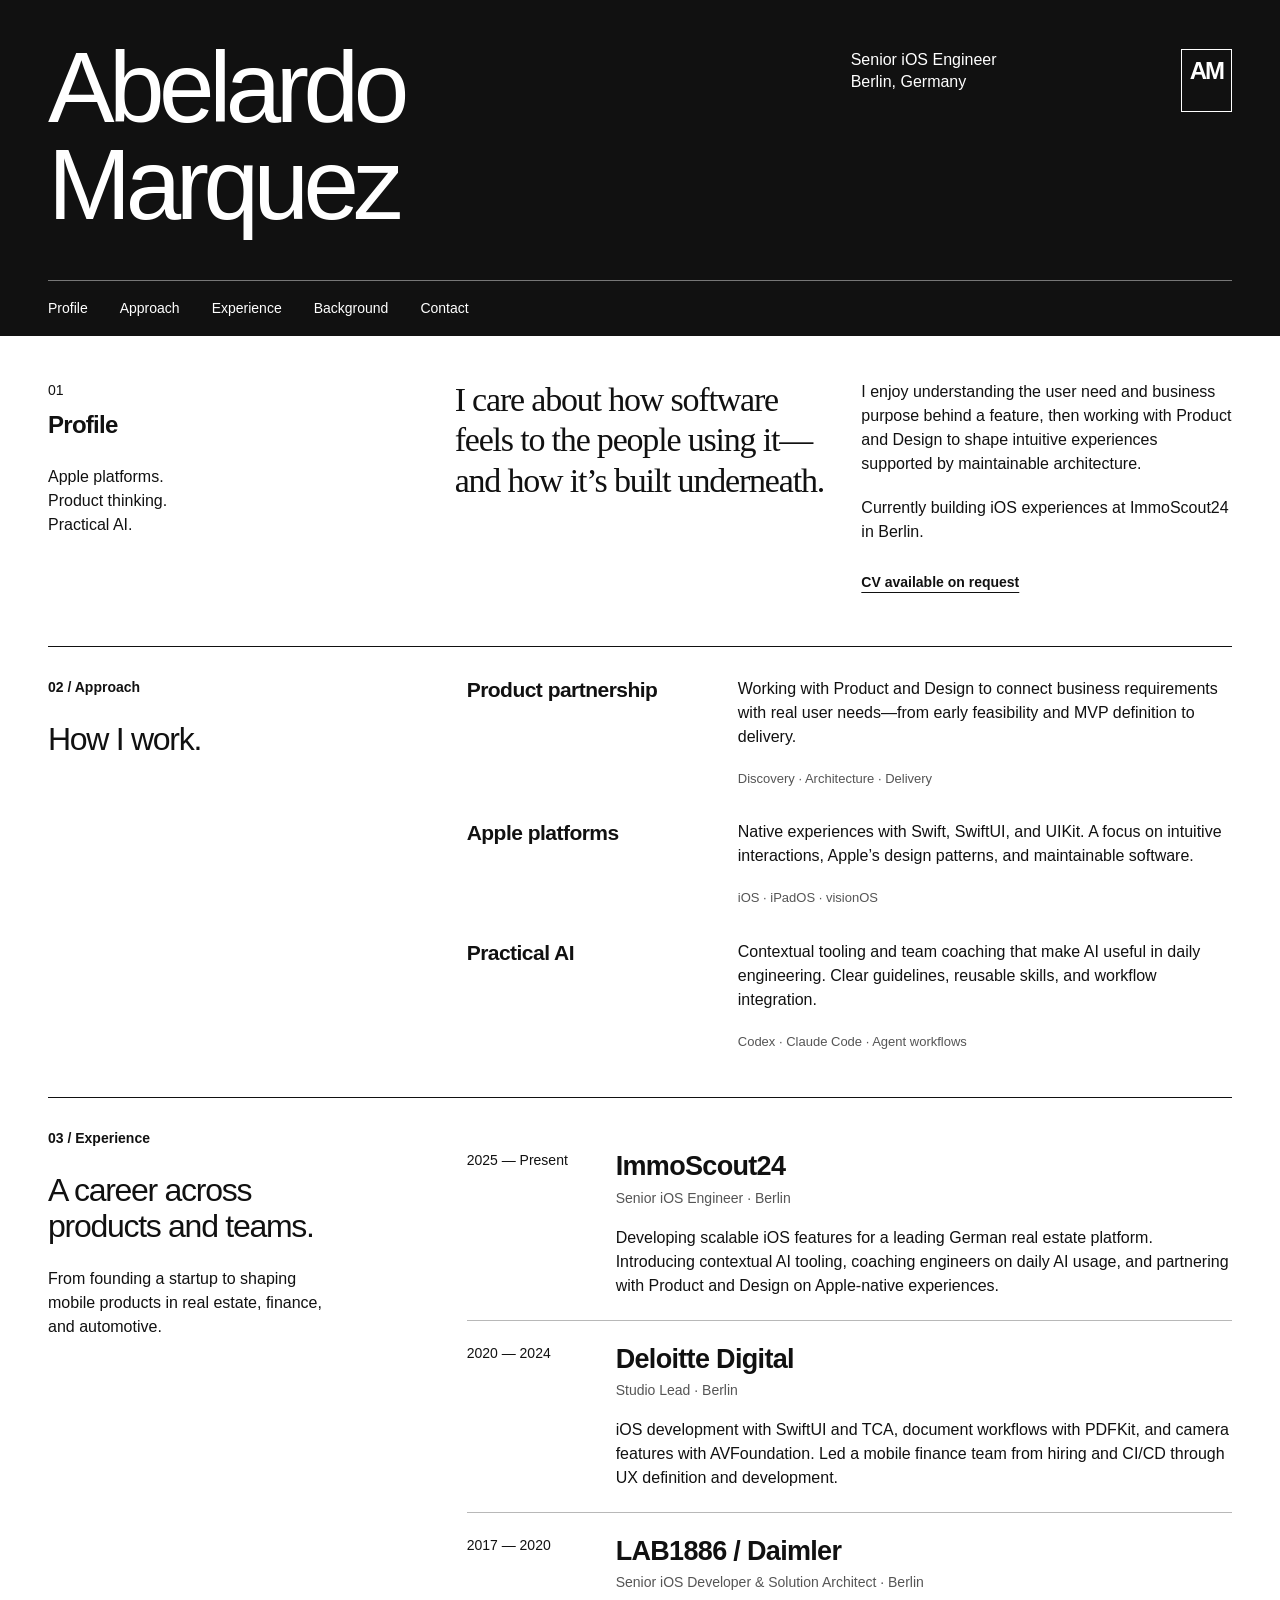
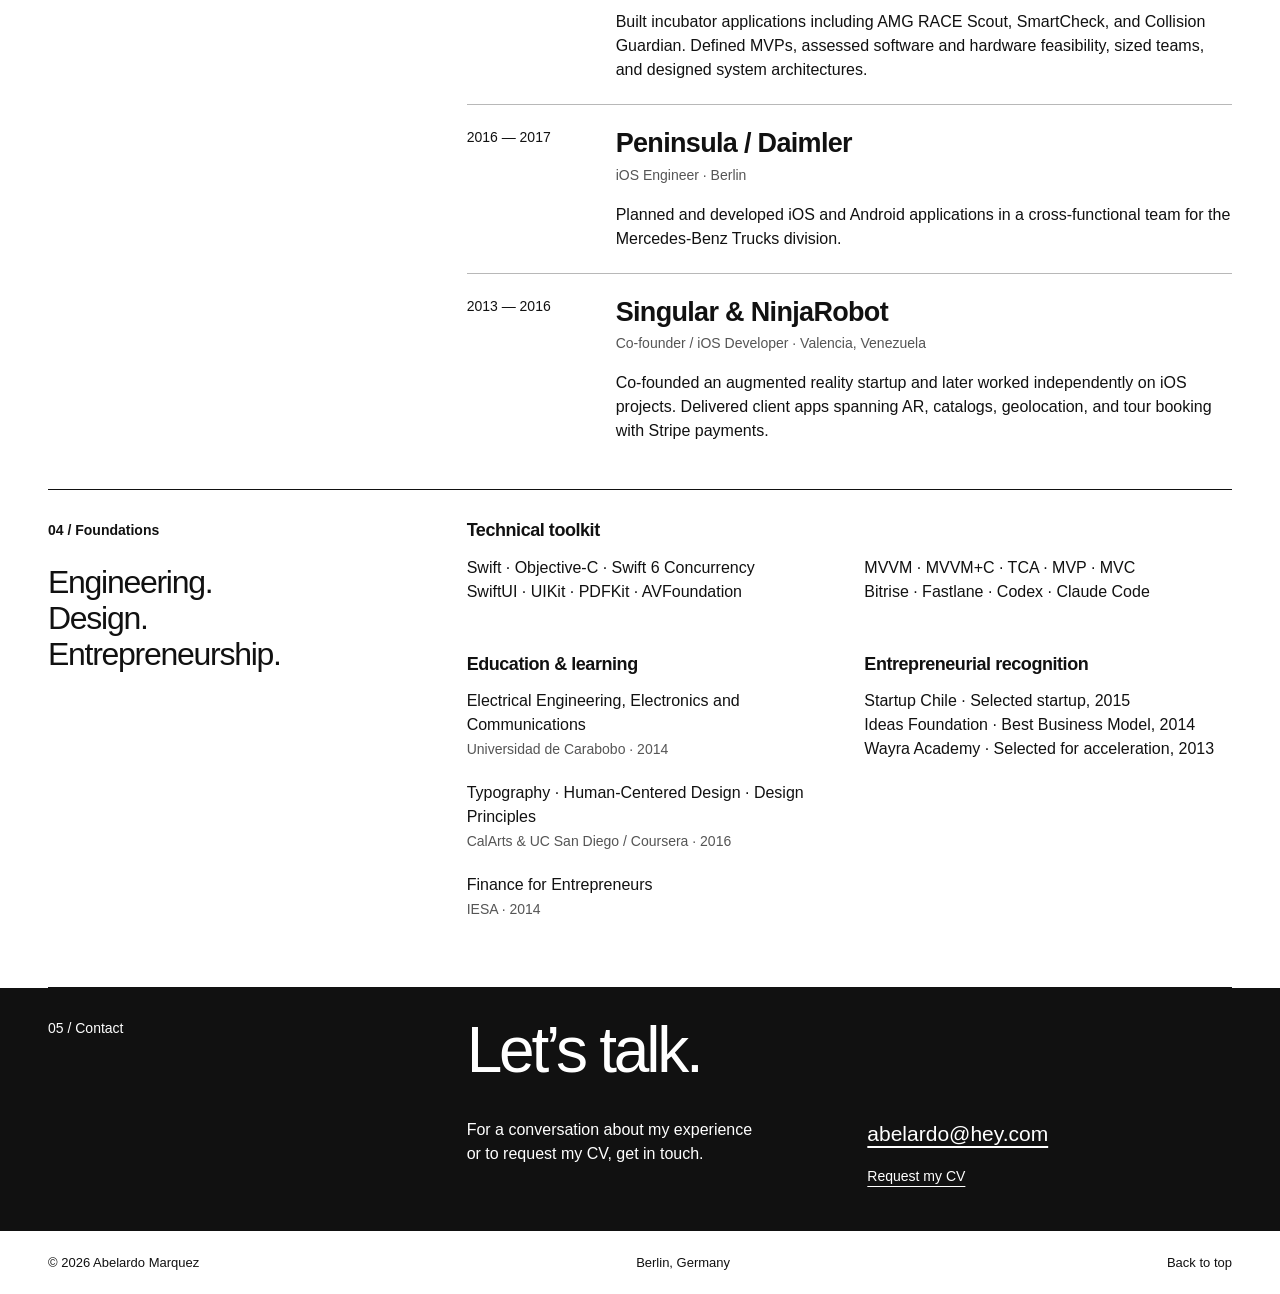
<file: index.html>
<!doctype html>
<html lang="en"><head><meta charset="utf-8"><meta name="viewport" content="width=device-width,initial-scale=1"><meta name="description" content="Abelardo Marquez — Senior iOS Engineer in Berlin. Apple platforms, product-minded engineering, and practical AI workflows."><meta name="theme-color" content="#111111"><title>Abelardo Marquez — Senior iOS Engineer</title><link rel="icon" href="favicon.svg" type="image/svg+xml"><link rel="stylesheet" href="style.css?v=monochrome"><script defer src="https://cloud.umami.is/script.js" data-website-id="3a2195cc-14f5-4159-a268-2680c4eb3172"></script></head>
<body><a class="skip" href="#main">Skip to content</a><div class="page"><header><div class="masthead"><h1>Abelardo<br>Marquez</h1><div class="masthead-info"><p>Senior iOS Engineer<br>Berlin, Germany</p><span class="monogram" aria-hidden="true">AM</span></div></div><nav aria-label="Main navigation"><a href="#profile">Profile</a><a href="#approach">Approach</a><a href="#experience">Experience</a><a href="#background">Background</a><a href="#contact">Contact</a></nav></header>
<main id="main"><section class="hero" id="profile" aria-labelledby="profile-title"><div class="section-index"><span>01</span><h2 id="profile-title">Profile</h2><p>Apple platforms.<br>Product thinking.<br>Practical AI.</p></div><div class="profile-statement"><p>I care about how software feels to the people using it—and how it’s built underneath.</p></div><div class="profile-detail"><p>I enjoy understanding the user need and business purpose behind a feature, then working with Product and Design to shape intuitive experiences supported by maintainable architecture.</p><p>Currently building iOS experiences at ImmoScout24 in Berlin.</p><a href="mailto:abelardo@hey.com?subject=CV%20request">CV available on request</a></div></section>
<section class="section expertise" id="approach"><div class="section-label"><span>02 / Approach</span><h2>How I work.</h2></div><div class="three-col"><article><h3>Product partnership</h3><p>Working with Product and Design to connect business requirements with real user needs—from early feasibility and MVP definition to delivery.</p><p class="meta">Discovery · Architecture · Delivery</p></article><article><h3>Apple platforms</h3><p>Native experiences with Swift, SwiftUI, and UIKit. A focus on intuitive interactions, Apple’s design patterns, and maintainable software.</p><p class="meta">iOS · iPadOS · visionOS</p></article><article><h3>Practical AI</h3><p>Contextual tooling and team coaching that make AI useful in daily engineering. Clear guidelines, reusable skills, and workflow integration.</p><p class="meta">Codex · Claude Code · Agent workflows</p></article></div></section>

<section class="section" id="experience"><div class="section-label"><span>03 / Experience</span><h2>A career across<br> products and teams.</h2><p>From founding a startup to shaping mobile products in real estate, finance, and automotive.</p></div><div class="timeline"><article class="job"><div class="job-date">2025 — Present</div><div><h3>ImmoScout24</h3><p class="role">Senior iOS Engineer · Berlin</p><p>Developing scalable iOS features for a leading German real estate platform. Introducing contextual AI tooling, coaching engineers on daily AI usage, and partnering with Product and Design on Apple-native experiences.</p></div></article><article class="job"><div class="job-date">2020 — 2024</div><div><h3>Deloitte Digital</h3><p class="role">Studio Lead · Berlin</p><p>iOS development with SwiftUI and TCA, document workflows with PDFKit, and camera features with AVFoundation. Led a mobile finance team from hiring and CI/CD through UX definition and development.</p></div></article><article class="job"><div class="job-date">2017 — 2020</div><div><h3>LAB1886 / Daimler</h3><p class="role">Senior iOS Developer &amp; Solution Architect · Berlin</p><p>Built incubator applications including AMG RACE Scout, SmartCheck, and Collision Guardian. Defined MVPs, assessed software and hardware feasibility, sized teams, and designed system architectures.</p></div></article><article class="job"><div class="job-date">2016 — 2017</div><div><h3>Peninsula / Daimler</h3><p class="role">iOS Engineer · Berlin</p><p>Planned and developed iOS and Android applications in a cross-functional team for the Mercedes-Benz Trucks division.</p></div></article><article class="job"><div class="job-date">2013 — 2016</div><div><h3>Singular &amp; NinjaRobot</h3><p class="role">Co-founder / iOS Developer · Valencia, Venezuela</p><p>Co-founded an augmented reality startup and later worked independently on iOS projects. Delivered client apps spanning AR, catalogs, geolocation, and tour booking with Stripe payments.</p></div></article></div></section>
<section class="section background" id="background"><div class="section-label"><span>04 / Foundations</span><h2>Engineering.<br> Design.<br> Entrepreneurship.</h2></div><div class="background-content"><div><h3>Technical toolkit</h3><p>Swift · Objective-C · Swift 6 Concurrency<br>SwiftUI · UIKit · PDFKit · AVFoundation<br>MVVM · MVVM+C · TCA · MVP · MVC<br>Bitrise · Fastlane · Codex · Claude Code</p></div><div><h3>Education &amp; learning</h3><p>Electrical Engineering, Electronics and Communications<br><span class="muted">Universidad de Carabobo · 2014</span></p><p>Typography · Human-Centered Design · Design Principles<br><span class="muted">CalArts &amp; UC San Diego / Coursera · 2016</span></p><p>Finance for Entrepreneurs<br><span class="muted">IESA · 2014</span></p></div><div><h3>Entrepreneurial recognition</h3><p>Startup Chile · Selected startup, 2015<br>Ideas Foundation · Best Business Model, 2014<br>Wayra Academy · Selected for acceleration, 2013</p></div></div></section>
<section class="contact" id="contact"><span class="eyebrow">05 / Contact</span><h2>Let’s talk.</h2><div class="contact-bottom"><p>For a conversation about my experience<br>or to request my CV, get in touch.</p><div><a href="mailto:abelardo@hey.com">abelardo@hey.com</a><a class="request" href="mailto:abelardo@hey.com?subject=CV%20request">Request my CV</a></div></div></section></main><footer><span>© 2026 Abelardo Marquez</span><span>Berlin, Germany</span><a href="#">Back to top</a></footer></div></body></html>
</file>
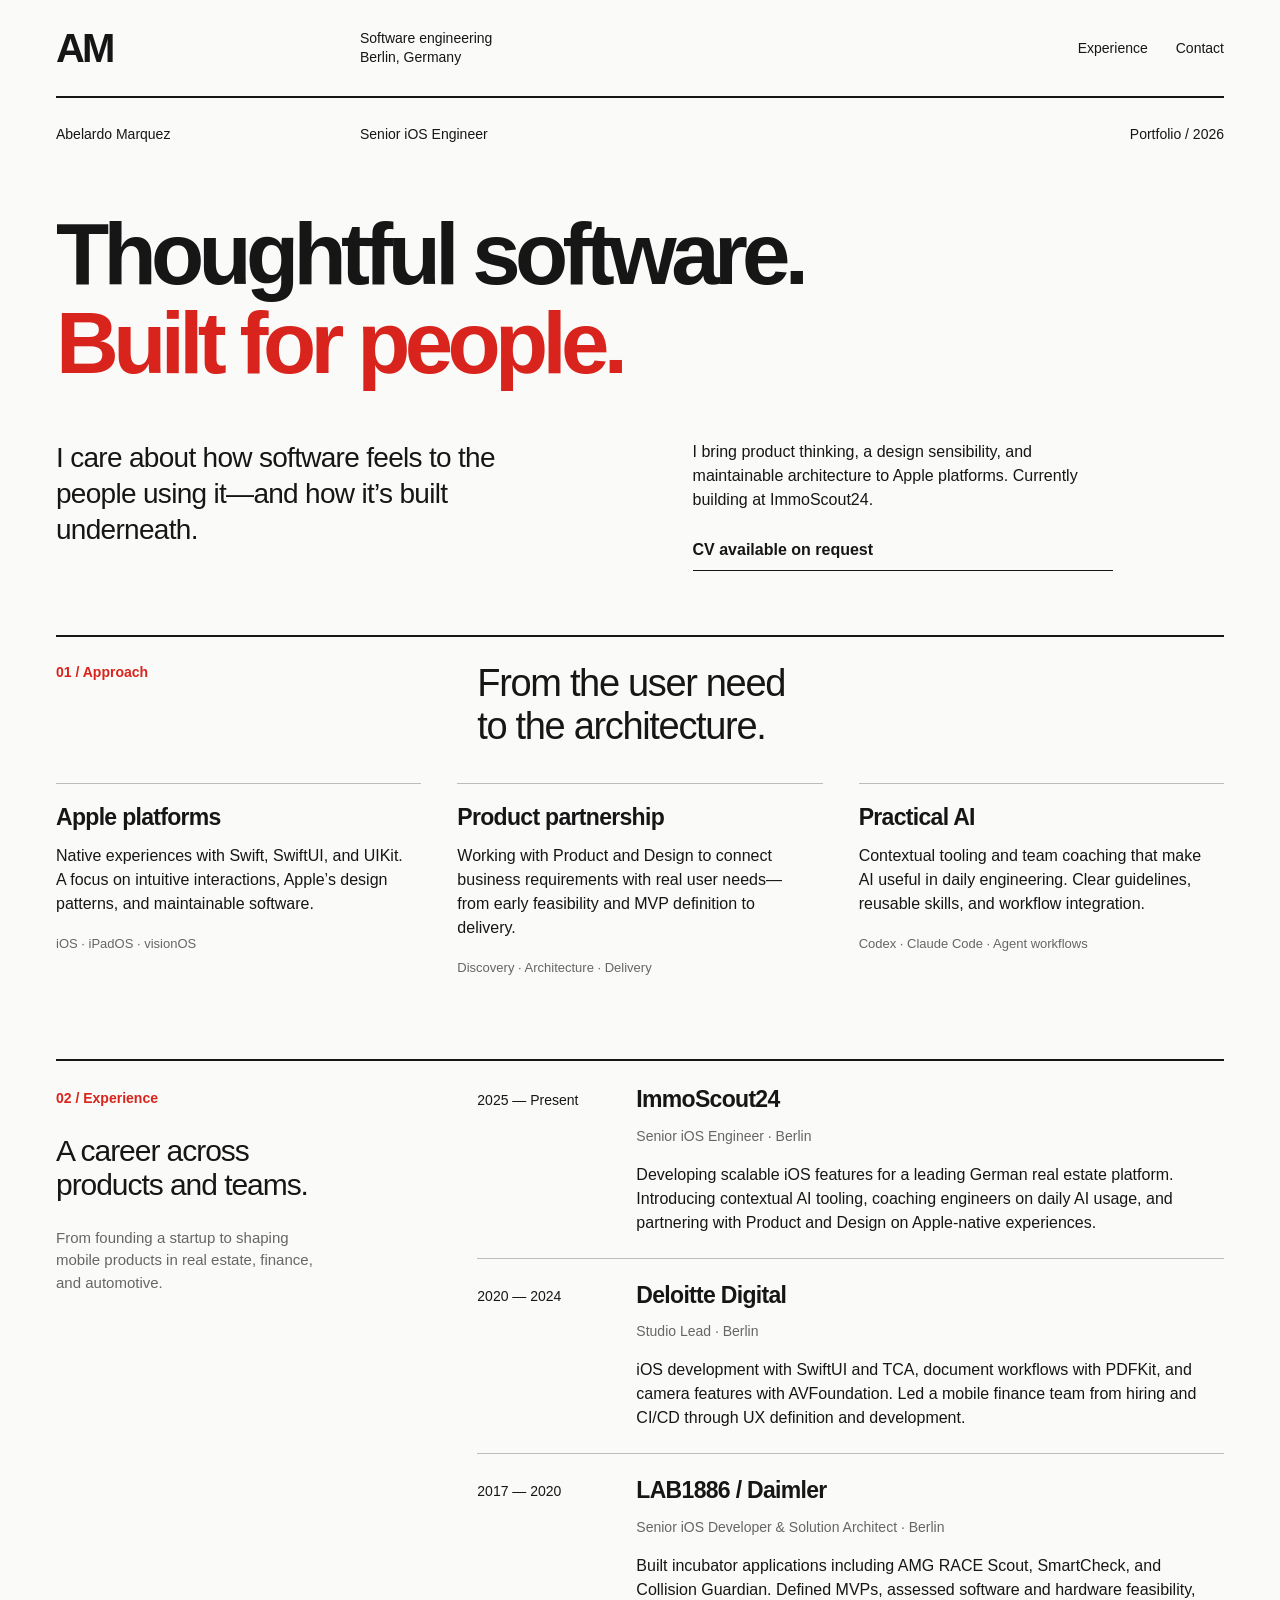
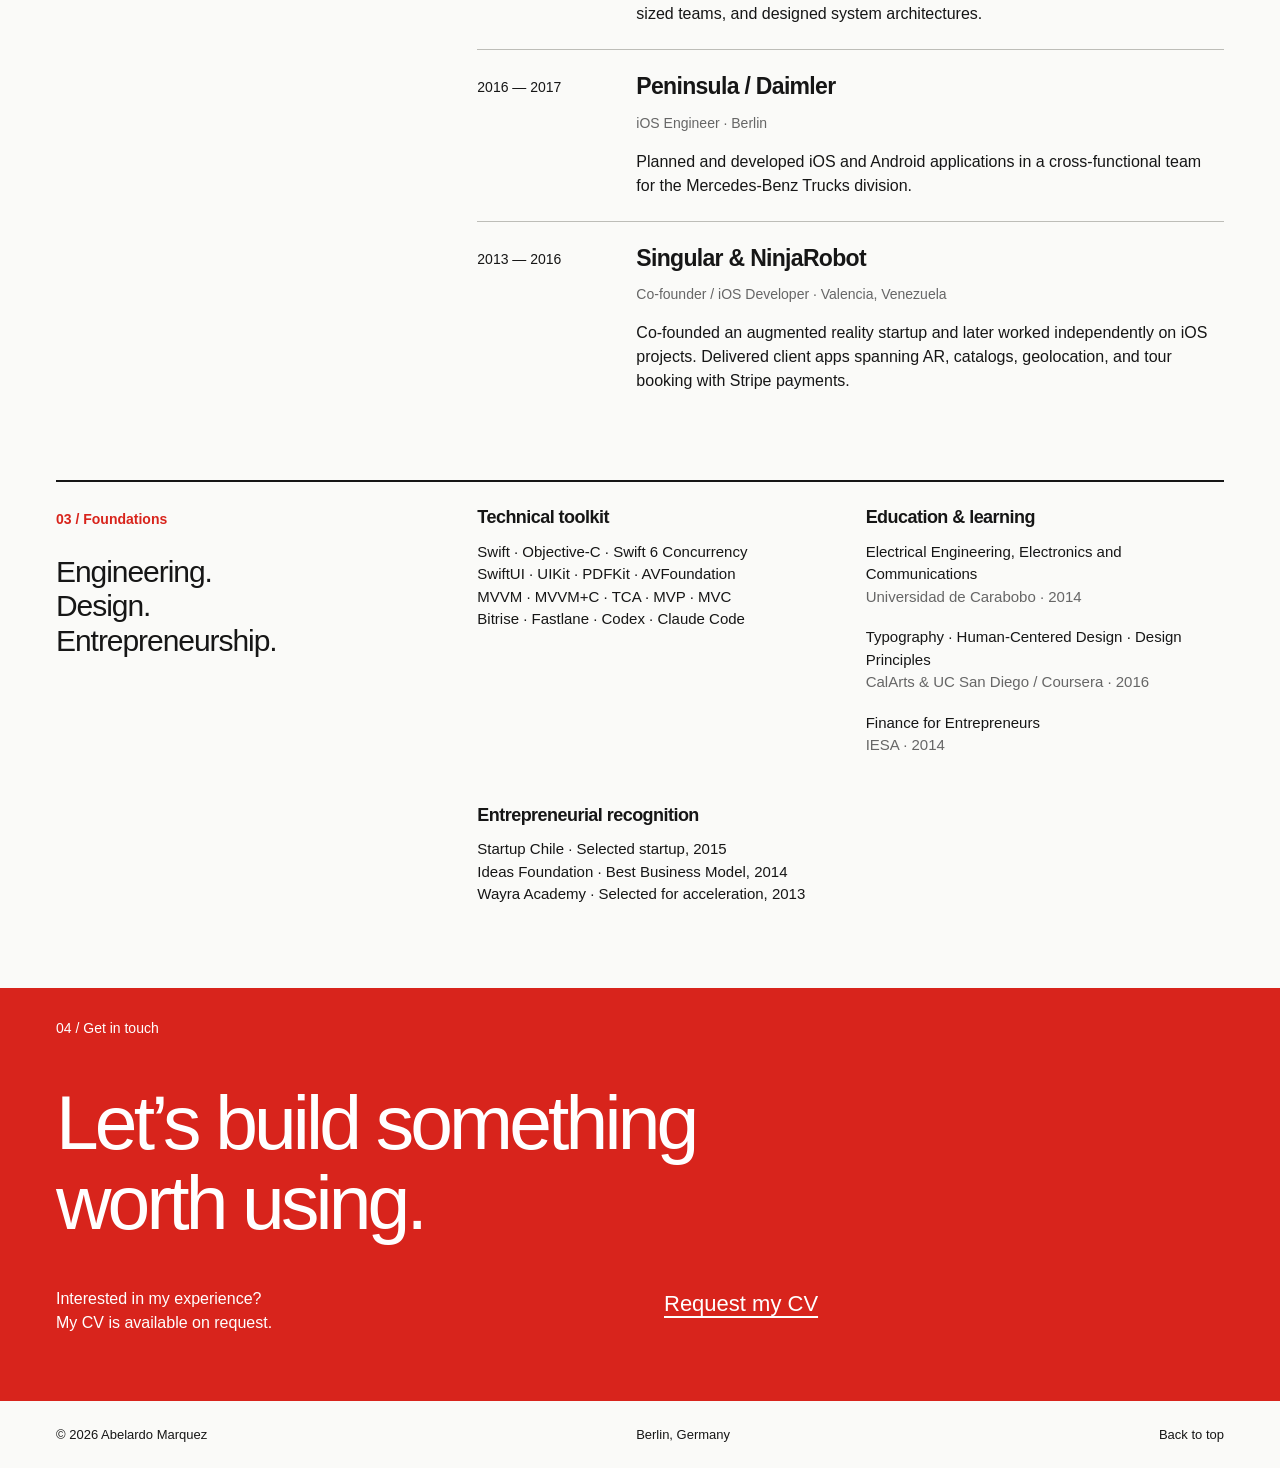
<file: classic/index.html>
<!doctype html>
<html lang="en"><head><meta charset="utf-8"><meta name="viewport" content="width=device-width,initial-scale=1"><meta name="description" content="Abelardo Marquez — Senior iOS Engineer in Berlin. Apple platforms, product-minded engineering, and practical AI workflows."><meta name="theme-color" content="#e32219"><title>Abelardo Marquez — Senior iOS Engineer</title><link rel="icon" href="favicon.svg" type="image/svg+xml"><link rel="stylesheet" href="style.css"><script defer src="https://cloud.umami.is/script.js" data-website-id="3a2195cc-14f5-4159-a268-2680c4eb3172"></script></head>
<body><a class="skip" href="#main">Skip to content</a><div class="page"><header><a class="brand" href="#">AM</a><p>Software engineering<br>Berlin, Germany</p><nav aria-label="Main navigation"><a href="#experience">Experience</a><a href="#contact">Contact</a></nav></header>
<main id="main"><section class="hero" aria-labelledby="name"><div class="eyebrow"><span>Abelardo Marquez</span><span>Senior iOS Engineer</span><span class="edition">Portfolio / 2026</span></div><h1 id="name">Thoughtful software.<br><span>Built for people.</span></h1><div class="hero-bottom"><p class="intro">I care about how software feels to the people using it—and how it’s built underneath.</p><div class="hero-note"><p>I bring product thinking, a design sensibility, and maintainable architecture to Apple platforms. Currently building at ImmoScout24.</p><a class="text-link" href="#contact">CV available on request</a></div></div></section>
<section class="section expertise"><div class="section-label"><span>01 / Approach</span><h2>From the user need<br>to the architecture.</h2></div><div class="three-col"><article><h3>Apple platforms</h3><p>Native experiences with Swift, SwiftUI, and UIKit. A focus on intuitive interactions, Apple’s design patterns, and maintainable software.</p><p class="meta">iOS · iPadOS · visionOS</p></article><article><h3>Product partnership</h3><p>Working with Product and Design to connect business requirements with real user needs—from early feasibility and MVP definition to delivery.</p><p class="meta">Discovery · Architecture · Delivery</p></article><article><h3>Practical AI</h3><p>Contextual tooling and team coaching that make AI useful in daily engineering. Clear guidelines, reusable skills, and workflow integration.</p><p class="meta">Codex · Claude Code · Agent workflows</p></article></div></section>

<section class="section" id="experience"><div class="section-label"><span>02 / Experience</span><h2>A career across<br>products and teams.</h2><p>From founding a startup to shaping mobile products in real estate, finance, and automotive.</p></div><div class="timeline"><article class="job"><div class="job-date">2025 — Present</div><div><h3>ImmoScout24</h3><p class="role">Senior iOS Engineer · Berlin</p><p>Developing scalable iOS features for a leading German real estate platform. Introducing contextual AI tooling, coaching engineers on daily AI usage, and partnering with Product and Design on Apple-native experiences.</p></div></article><article class="job"><div class="job-date">2020 — 2024</div><div><h3>Deloitte Digital</h3><p class="role">Studio Lead · Berlin</p><p>iOS development with SwiftUI and TCA, document workflows with PDFKit, and camera features with AVFoundation. Led a mobile finance team from hiring and CI/CD through UX definition and development.</p></div></article><article class="job"><div class="job-date">2017 — 2020</div><div><h3>LAB1886 / Daimler</h3><p class="role">Senior iOS Developer &amp; Solution Architect · Berlin</p><p>Built incubator applications including AMG RACE Scout, SmartCheck, and Collision Guardian. Defined MVPs, assessed software and hardware feasibility, sized teams, and designed system architectures.</p></div></article><article class="job"><div class="job-date">2016 — 2017</div><div><h3>Peninsula / Daimler</h3><p class="role">iOS Engineer · Berlin</p><p>Planned and developed iOS and Android applications in a cross-functional team for the Mercedes-Benz Trucks division.</p></div></article><article class="job"><div class="job-date">2013 — 2016</div><div><h3>Singular &amp; NinjaRobot</h3><p class="role">Co-founder / iOS Developer · Valencia, Venezuela</p><p>Co-founded an augmented reality startup and later worked independently on iOS projects. Delivered client apps spanning AR, catalogs, geolocation, and tour booking with Stripe payments.</p></div></article></div></section>
<section class="section background"><div class="section-label"><span>03 / Foundations</span><h2>Engineering.<br>Design.<br>Entrepreneurship.</h2></div><div class="background-content"><div><h3>Technical toolkit</h3><p>Swift · Objective-C · Swift 6 Concurrency<br>SwiftUI · UIKit · PDFKit · AVFoundation<br>MVVM · MVVM+C · TCA · MVP · MVC<br>Bitrise · Fastlane · Codex · Claude Code</p></div><div><h3>Education &amp; learning</h3><p>Electrical Engineering, Electronics and Communications<br><span class="muted">Universidad de Carabobo · 2014</span></p><p>Typography · Human-Centered Design · Design Principles<br><span class="muted">CalArts &amp; UC San Diego / Coursera · 2016</span></p><p>Finance for Entrepreneurs<br><span class="muted">IESA · 2014</span></p></div><div><h3>Entrepreneurial recognition</h3><p>Startup Chile · Selected startup, 2015<br>Ideas Foundation · Best Business Model, 2014<br>Wayra Academy · Selected for acceleration, 2013</p></div></div></section>
<section class="contact" id="contact"><span class="eyebrow">04 / Get in touch</span><h2>Let’s build something<br>worth using.</h2><div class="contact-bottom"><p>Interested in my experience?<br>My CV is available on request.</p><div><a href="mailto:abelardo@hey.com?subject=CV%20request">Request my CV</a></div></div></section></main><footer><span>© 2026 Abelardo Marquez</span><span>Berlin, Germany</span><a href="#">Back to top</a></footer></div></body></html>
</file>
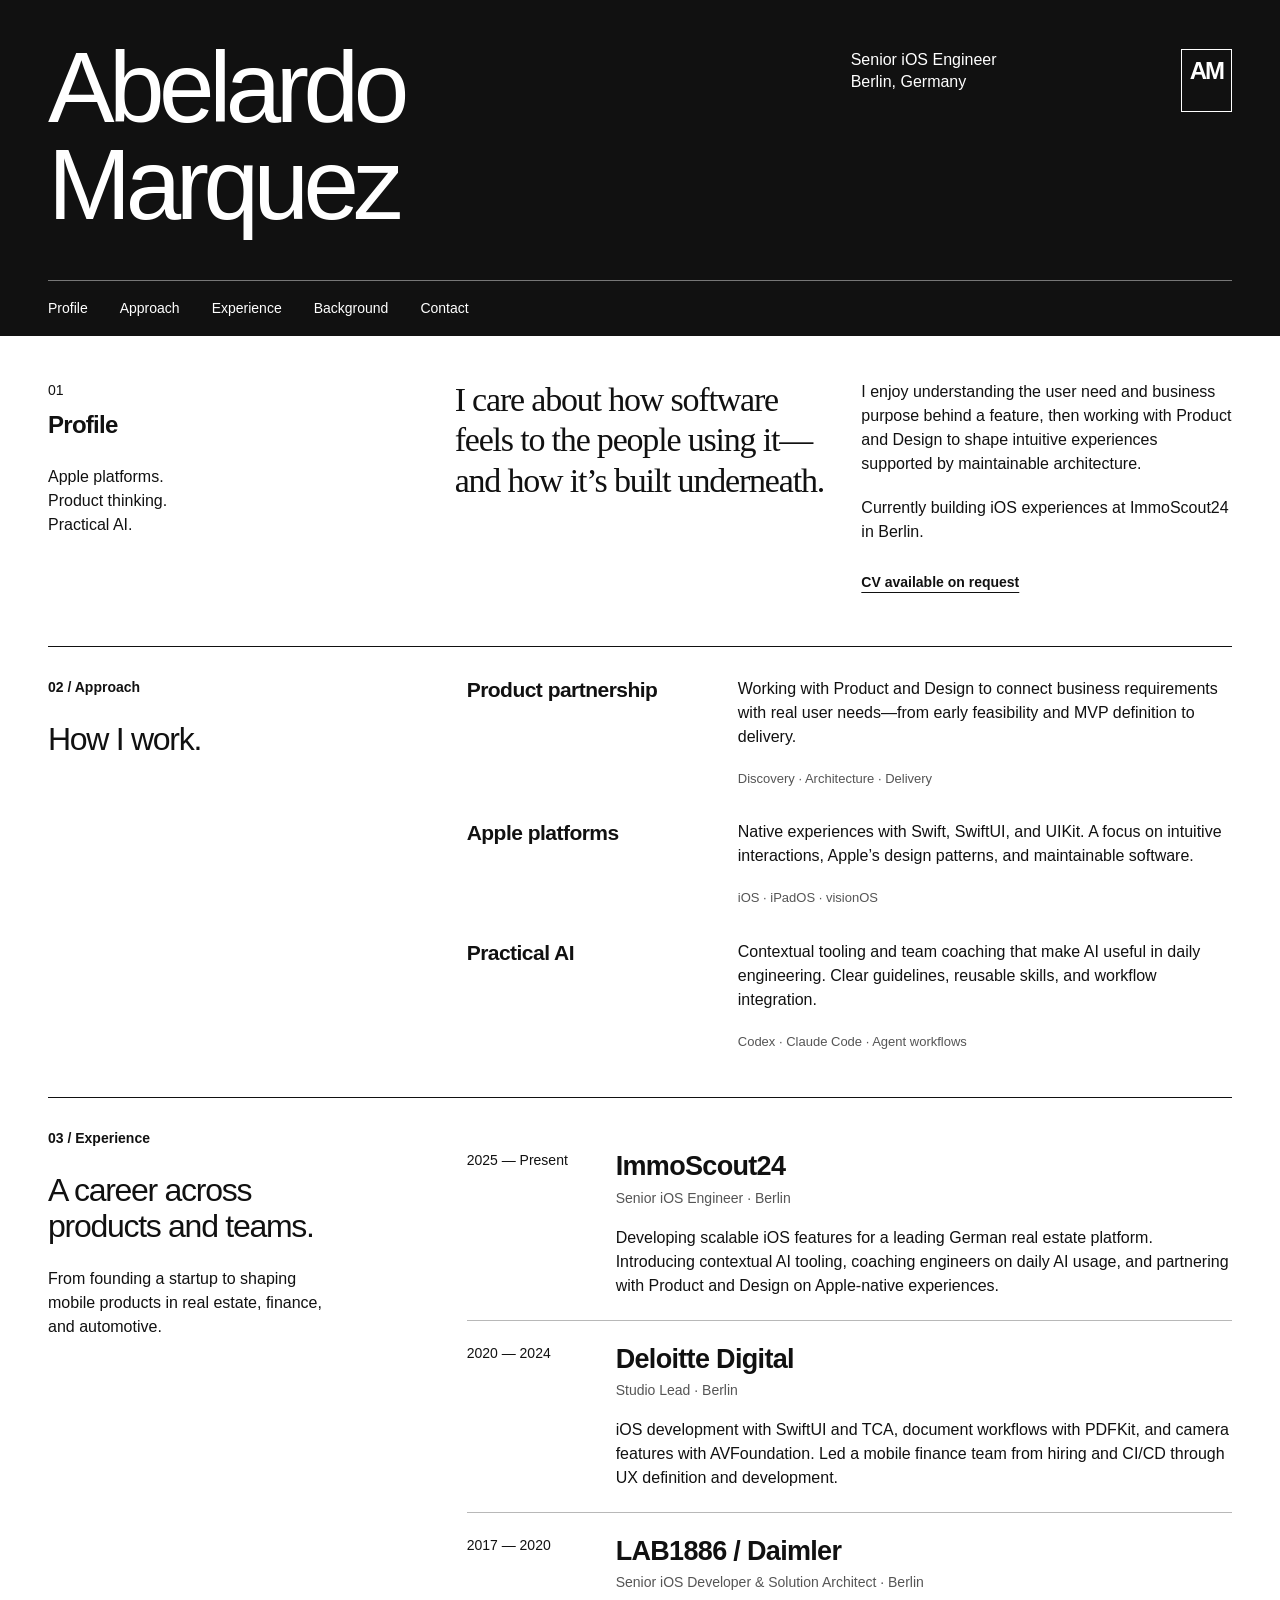
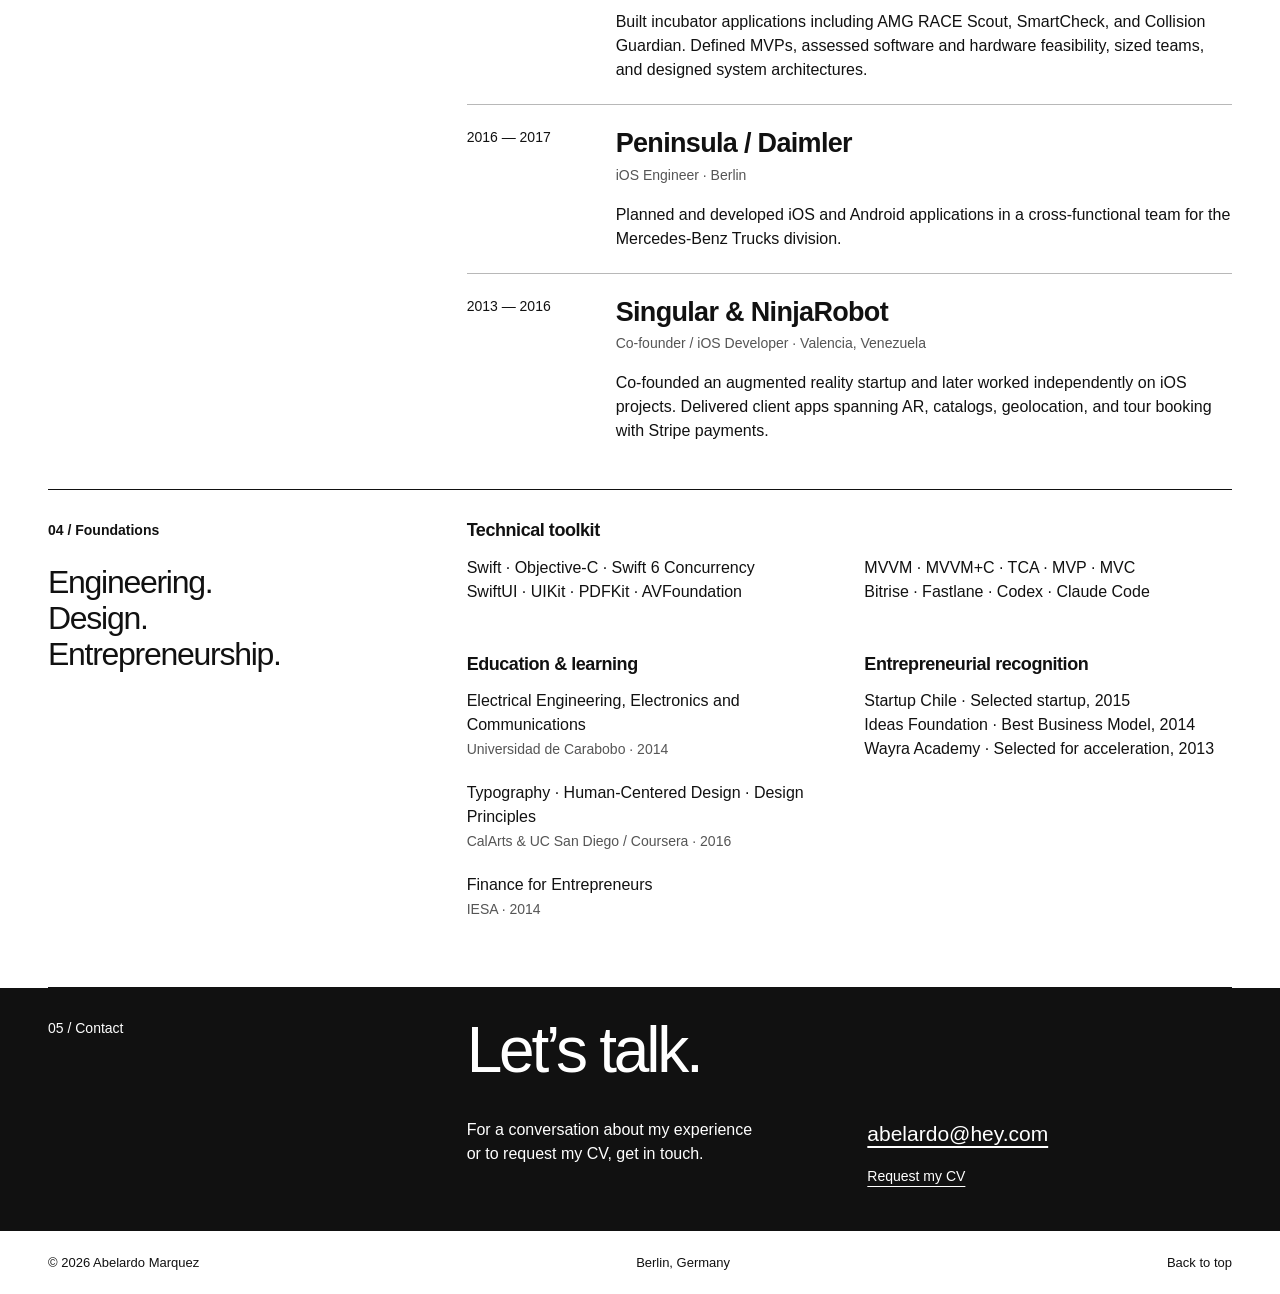
<file: unigrid/index.html>
<!doctype html>
<html lang="en"><head><meta charset="utf-8"><meta name="viewport" content="width=device-width,initial-scale=1"><meta name="description" content="Abelardo Marquez — Senior iOS Engineer in Berlin. Apple platforms, product-minded engineering, and practical AI workflows."><meta name="theme-color" content="#111111"><title>Abelardo Marquez — Unigrid edition</title><link rel="icon" href="favicon.svg" type="image/svg+xml"><link rel="stylesheet" href="style.css?v=monochrome"><script defer src="https://cloud.umami.is/script.js" data-website-id="3a2195cc-14f5-4159-a268-2680c4eb3172"></script></head>
<body><a class="skip" href="#main">Skip to content</a><div class="page"><header><div class="masthead"><h1>Abelardo<br>Marquez</h1><div class="masthead-info"><p>Senior iOS Engineer<br>Berlin, Germany</p><span class="monogram" aria-hidden="true">AM</span></div></div><nav aria-label="Main navigation"><a href="#profile">Profile</a><a href="#approach">Approach</a><a href="#experience">Experience</a><a href="#background">Background</a><a href="#contact">Contact</a></nav></header>
<main id="main"><section class="hero" id="profile" aria-labelledby="profile-title"><div class="section-index"><span>01</span><h2 id="profile-title">Profile</h2><p>Apple platforms.<br>Product thinking.<br>Practical AI.</p></div><div class="profile-statement"><p>I care about how software feels to the people using it—and how it’s built underneath.</p></div><div class="profile-detail"><p>I enjoy understanding the user need and business purpose behind a feature, then working with Product and Design to shape intuitive experiences supported by maintainable architecture.</p><p>Currently building iOS experiences at ImmoScout24 in Berlin.</p><a href="mailto:abelardo@hey.com?subject=CV%20request">CV available on request</a></div></section>
<section class="section expertise" id="approach"><div class="section-label"><span>02 / Approach</span><h2>How I work.</h2></div><div class="three-col"><article><h3>Product partnership</h3><p>Working with Product and Design to connect business requirements with real user needs—from early feasibility and MVP definition to delivery.</p><p class="meta">Discovery · Architecture · Delivery</p></article><article><h3>Apple platforms</h3><p>Native experiences with Swift, SwiftUI, and UIKit. A focus on intuitive interactions, Apple’s design patterns, and maintainable software.</p><p class="meta">iOS · iPadOS · visionOS</p></article><article><h3>Practical AI</h3><p>Contextual tooling and team coaching that make AI useful in daily engineering. Clear guidelines, reusable skills, and workflow integration.</p><p class="meta">Codex · Claude Code · Agent workflows</p></article></div></section>

<section class="section" id="experience"><div class="section-label"><span>03 / Experience</span><h2>A career across<br> products and teams.</h2><p>From founding a startup to shaping mobile products in real estate, finance, and automotive.</p></div><div class="timeline"><article class="job"><div class="job-date">2025 — Present</div><div><h3>ImmoScout24</h3><p class="role">Senior iOS Engineer · Berlin</p><p>Developing scalable iOS features for a leading German real estate platform. Introducing contextual AI tooling, coaching engineers on daily AI usage, and partnering with Product and Design on Apple-native experiences.</p></div></article><article class="job"><div class="job-date">2020 — 2024</div><div><h3>Deloitte Digital</h3><p class="role">Studio Lead · Berlin</p><p>iOS development with SwiftUI and TCA, document workflows with PDFKit, and camera features with AVFoundation. Led a mobile finance team from hiring and CI/CD through UX definition and development.</p></div></article><article class="job"><div class="job-date">2017 — 2020</div><div><h3>LAB1886 / Daimler</h3><p class="role">Senior iOS Developer &amp; Solution Architect · Berlin</p><p>Built incubator applications including AMG RACE Scout, SmartCheck, and Collision Guardian. Defined MVPs, assessed software and hardware feasibility, sized teams, and designed system architectures.</p></div></article><article class="job"><div class="job-date">2016 — 2017</div><div><h3>Peninsula / Daimler</h3><p class="role">iOS Engineer · Berlin</p><p>Planned and developed iOS and Android applications in a cross-functional team for the Mercedes-Benz Trucks division.</p></div></article><article class="job"><div class="job-date">2013 — 2016</div><div><h3>Singular &amp; NinjaRobot</h3><p class="role">Co-founder / iOS Developer · Valencia, Venezuela</p><p>Co-founded an augmented reality startup and later worked independently on iOS projects. Delivered client apps spanning AR, catalogs, geolocation, and tour booking with Stripe payments.</p></div></article></div></section>
<section class="section background" id="background"><div class="section-label"><span>04 / Foundations</span><h2>Engineering.<br> Design.<br> Entrepreneurship.</h2></div><div class="background-content"><div><h3>Technical toolkit</h3><p>Swift · Objective-C · Swift 6 Concurrency<br>SwiftUI · UIKit · PDFKit · AVFoundation<br>MVVM · MVVM+C · TCA · MVP · MVC<br>Bitrise · Fastlane · Codex · Claude Code</p></div><div><h3>Education &amp; learning</h3><p>Electrical Engineering, Electronics and Communications<br><span class="muted">Universidad de Carabobo · 2014</span></p><p>Typography · Human-Centered Design · Design Principles<br><span class="muted">CalArts &amp; UC San Diego / Coursera · 2016</span></p><p>Finance for Entrepreneurs<br><span class="muted">IESA · 2014</span></p></div><div><h3>Entrepreneurial recognition</h3><p>Startup Chile · Selected startup, 2015<br>Ideas Foundation · Best Business Model, 2014<br>Wayra Academy · Selected for acceleration, 2013</p></div></div></section>
<section class="contact" id="contact"><span class="eyebrow">05 / Contact</span><h2>Let’s talk.</h2><div class="contact-bottom"><p>For a conversation about my experience<br>or to request my CV, get in touch.</p><div><a href="mailto:abelardo@hey.com">abelardo@hey.com</a><a class="request" href="mailto:abelardo@hey.com?subject=CV%20request">Request my CV</a></div></div></section></main><footer><span>© 2026 Abelardo Marquez</span><span>Berlin, Germany</span><a href="#">Back to top</a></footer></div></body></html>
</file>
<file: style.css>
:root{color-scheme:light;--ink:#111;--muted:#555;--line:#b8b8b8}*{box-sizing:border-box}html{scroll-behavior:smooth;scroll-padding-top:24px}body{margin:0;background:#fff;color:var(--ink);font-family:Helvetica Neue,Helvetica,Arial,sans-serif;font-size:16px;line-height:1.5}a{color:inherit;text-underline-offset:5px}a:hover{text-decoration-thickness:2px}a:focus-visible{outline:2px solid;outline-offset:5px}::selection{background:#111;color:#fff}.page{max-width:1440px;margin:auto;padding:0 48px}.skip{position:absolute;left:20px;top:-100px;background:#fff;padding:12px;z-index:2}.skip:focus{top:12px}header{background:#111;color:#fff;margin:0 -48px;padding:40px 48px 0}.masthead{display:grid;grid-template-columns:2fr 1fr;gap:40px;align-items:start}h1{font-size:clamp(64px,7.8vw,112px);font-weight:500;letter-spacing:-.055em;line-height:.97;margin:0 0 46px}.masthead-info{display:flex;justify-content:space-between;gap:24px;padding-top:9px}.masthead-info p{font-size:16px;line-height:1.35}.monogram{border:1px solid white;padding:9px 8px;font-size:24px;line-height:1;letter-spacing:-2px;font-weight:600}nav{display:flex;gap:32px;border-top:1px solid #777;padding:17px 0;font-size:14px}nav a{text-decoration:none}nav a:hover{text-decoration:underline}h2,h3,p{margin-top:0}.hero{display:grid;grid-template-columns:1fr 1fr 1fr;gap:36px;padding:44px 0 52px;border-bottom:1px solid #111}.section-index{font-size:14px}.section-index>span{display:block;margin-bottom:10px}.section-index h2{font-size:24px;line-height:1.2;font-weight:600;letter-spacing:-.03em;margin-bottom:26px}.section-index p{font-size:16px}.profile-statement p{font-family:Georgia,Times New Roman,serif;font-size:34px;line-height:1.2;letter-spacing:-.035em;margin-bottom:0}.profile-detail p{margin-bottom:20px}.profile-detail a{display:inline-block;font-size:14px;font-weight:600;margin-top:8px}.section{padding:30px 0 46px;border-bottom:1px solid #111;display:grid;grid-template-columns:1fr 2fr;gap:36px;scroll-margin-top:20px}.section-label>span{font-size:14px;font-weight:600;display:block;margin-bottom:24px}.section-label h2{font-size:32px;line-height:1.12;font-weight:500;letter-spacing:-.04em;margin-bottom:22px}.section-label>p{font-size:16px;max-width:290px}.expertise .section-label{display:block}.expertise .section-label h2{margin-bottom:22px}.three-col{display:grid;grid-template-columns:1fr;gap:32px}.three-col article{display:grid;grid-template-columns:1fr 2fr;gap:0 24px}.three-col article h3{grid-column:1;grid-row:1/3}.three-col article p{grid-column:2}h3{font-size:21px;line-height:1.2;font-weight:600;letter-spacing:-.025em;margin-bottom:14px}p{margin-bottom:20px}.meta{font-size:13px;color:var(--muted)}.three-col .meta{margin-bottom:0}.timeline{border-top:0}.job{padding:22px 0;border-bottom:1px solid var(--line);display:grid;grid-template-columns:125px 1fr;gap:24px}.job:last-child{border-bottom:0;padding-bottom:0}.job-date{font-size:14px}.job h3{font-size:27px;margin-bottom:5px}.role{font-size:14px;margin-bottom:17px;color:var(--muted)}.job p:last-child{margin-bottom:0}.background-content{display:grid;grid-template-columns:1fr 1fr;gap:30px}.background-content>div{padding-top:0}.background-content>div:first-child{grid-column:1/-1}.background-content>div:first-child p{columns:2;column-gap:30px}.background-content h3{font-size:18px}.muted{color:var(--muted);font-size:14px}.contact{margin:0 -48px;background:#111;color:#fff;padding:30px 48px 44px;display:grid;grid-template-columns:1fr 2fr;gap:24px 36px}.contact .eyebrow{font-size:14px;grid-column:1}.contact h2{font-size:64px;font-weight:500;letter-spacing:-.05em;line-height:1;margin:0;grid-column:2}.contact-bottom{grid-column:2;display:grid;grid-template-columns:1fr 1fr;gap:36px;margin-top:12px}.contact-bottom p{font-size:16px;margin:0}.contact-bottom>div{display:flex;flex-direction:column;gap:16px;align-items:flex-start}.contact a{font-size:21px}.contact .request{font-size:14px}footer{display:flex;justify-content:space-between;padding:22px 0;font-size:13px}footer a{text-decoration:none}@media(max-width:900px){.page{padding:0 28px}header{margin:0 -28px;padding:32px 28px 0}.masthead{grid-template-columns:2fr 1fr;gap:24px}.masthead-info{flex-direction:column;align-items:flex-start}.monogram{display:none}.hero{grid-template-columns:1fr 1fr;gap:24px}.section-index{grid-column:1/-1;display:flex;align-items:baseline;gap:20px}.section-index p{display:none}.section-index h2{margin-bottom:0}.section{grid-template-columns:1fr 2fr;gap:24px}.three-col{gap:24px}.contact{margin:0 -28px;padding:28px}.contact-bottom{grid-template-columns:1fr;gap:20px}.background-content{grid-template-columns:1fr}.background-content>div:first-child p{columns:auto}}@media(max-width:600px){.page{padding:0 20px}header{margin:0 -20px;padding:26px 20px 0}.masthead{grid-template-columns:1fr;gap:0}h1{font-size:70px;margin-bottom:24px}.masthead-info{padding:0;margin-bottom:22px}.masthead-info p{margin:0;font-size:14px}nav{gap:0;justify-content:space-between;font-size:13px;flex-wrap:wrap;row-gap:12px}.hero{grid-template-columns:1fr;padding:28px 0 36px}.profile-statement p{font-size:33px;max-width:420px}.section{grid-template-columns:1fr;padding:26px 0 36px;gap:16px}.section-label>span{margin-bottom:18px}.section-label h2{font-size:28px}.section-label h2 br{display:none}.section-label>p{max-width:none}.expertise .section-label{display:block}.expertise .section-label h2{margin-bottom:26px}.three-col{grid-template-columns:1fr;gap:30px}.three-col article{display:block}.job{grid-template-columns:1fr;gap:8px}.job-date{font-size:13px}.job h3{font-size:25px}.background-content{gap:24px}.contact{margin:0 -20px;padding:26px 20px 36px;grid-template-columns:1fr;gap:25px}.contact h2,.contact-bottom{grid-column:1}.contact h2{font-size:56px}.contact-bottom{margin-top:0}footer{flex-wrap:wrap;gap:12px}footer span:nth-child(2){display:none}}@media(prefers-reduced-motion:reduce){html{scroll-behavior:auto}}@media print{header,.contact{print-color-adjust:exact;-webkit-print-color-adjust:exact}nav{display:none}.page{padding:0}.hero{padding-top:24px}.section{break-inside:avoid}.contact{margin:0}}
</file>
<file: classic/style.css>
:root{color-scheme:light;--red:#d8241c;--ink:#161616;--paper:#fafaf8;--muted:#666;--line:#bdbdb8}*{box-sizing:border-box}html{scroll-behavior:smooth;scroll-padding-top:24px}body{margin:0;background:var(--paper);color:var(--ink);font-family:Helvetica Neue,Helvetica,Arial,sans-serif;font-size:16px;line-height:1.5}a{color:inherit;text-underline-offset:5px}a:focus-visible{outline:3px solid var(--red);outline-offset:5px}::selection{background:var(--red);color:#fff}.page{max-width:1440px;margin:auto;padding:0 56px}.skip{position:absolute;top:-100px;left:20px;background:white;padding:12px;z-index:5}.skip:focus{top:10px}header{display:grid;grid-template-columns:1fr 1fr 2fr;gap:24px;align-items:center;padding:28px 0;border-bottom:2px solid var(--ink)}.brand{font-size:40px;font-weight:800;letter-spacing:-3px;text-decoration:none;line-height:1}.brand span{font-size:14px;vertical-align:top;letter-spacing:0;margin-left:5px}header p{font-size:14px;line-height:1.35;margin:0}nav{display:flex;justify-content:flex-end;gap:28px;font-size:14px}nav a{text-decoration:none}nav a:hover,.text-link:hover{color:var(--red)}.hero{padding:26px 0 64px}.eyebrow{display:flex;gap:24px;font-size:14px;font-weight:500}.hero .eyebrow{display:grid;grid-template-columns:1fr 1fr 2fr}.edition{text-align:right}h1{font-size:clamp(52px,6.8vw,100px);letter-spacing:-.065em;line-height:1.02;font-weight:600;margin:65px 0 52px}h1 span{color:var(--red)}.hero-bottom{display:grid;grid-template-columns:1fr 1fr;gap:9%}.intro{font-size:28px;line-height:1.3;letter-spacing:-.025em;max-width:520px;margin:0}.hero-note{max-width:420px}.hero-note p{margin:0 0 26px}.text-link{display:flex;justify-content:space-between;padding-bottom:8px;border-bottom:1px solid;text-decoration:none;font-weight:600}.text-link span{font-size:13px;font-weight:400}.section{border-top:2px solid var(--ink);padding:25px 0 64px;display:grid;grid-template-columns:1fr 2fr;gap:48px;scroll-margin-top:22px}.section-label>span{font-size:14px;color:var(--red);font-weight:600}.section-label h2{font-size:30px;line-height:1.14;letter-spacing:-.035em;font-weight:500;margin:24px 0}.section-label p{max-width:270px;color:var(--muted);font-size:15px}h3{font-size:23px;line-height:1.2;letter-spacing:-.03em;font-weight:600;margin:0 0 12px}p{margin:0 0 18px}.expertise{display:block}.expertise .section-label{display:grid;grid-template-columns:1fr 2fr;gap:48px}.expertise .section-label h2{margin:0 0 35px;font-size:38px}.three-col{display:grid;grid-template-columns:repeat(3,1fr);gap:36px}.three-col article{border-top:1px solid var(--line);padding-top:20px}.three-col p{max-width:350px}.meta{font-size:13px;color:var(--muted)}.projects{border-top:1px solid var(--line)}.project{display:grid;grid-template-columns:40px 1fr;gap:20px;padding:24px 0;border-bottom:1px solid var(--line);text-decoration:none}.project-no{font-size:14px;color:var(--red)}.project-top{display:flex;align-items:baseline;justify-content:space-between;gap:20px}.project h3{font-size:32px}.tag{font-size:13px;white-space:nowrap}.project p{max-width:540px}.project-link{font-size:14px;text-decoration:underline}.project:hover h3,.project:hover .project-link{color:var(--red)}.project-footer{display:flex;justify-content:space-between;gap:20px}.job{display:grid;grid-template-columns:135px 1fr;gap:24px;padding:23px 0;border-top:1px solid var(--line)}.job:first-child{padding-top:0;border-top:0}.job-date{font-size:14px;padding-top:4px}.role{font-size:14px;color:var(--muted);margin-bottom:16px}.job p:last-child{margin-bottom:0}.background-content{display:grid;grid-template-columns:1fr 1fr;gap:30px}.background-content h3{font-size:18px}.background-content p{font-size:15px}.muted{color:var(--muted)}.contact{background:var(--red);color:white;margin:0 -56px;padding:30px 56px 48px}.contact h2{font-size:clamp(44px,6vw,82px);line-height:1.04;letter-spacing:-.05em;font-weight:500;margin:44px 0}.contact-bottom{display:grid;grid-template-columns:1fr 1fr;gap:48px}.contact-bottom>div{display:flex;flex-direction:column;align-items:flex-start;gap:12px}.contact a{font-size:22px}footer{display:flex;justify-content:space-between;padding:24px 0;font-size:13px}footer a{text-decoration:none}@media(min-width:1500px){.page{max-width:1400px}}@media(max-width:850px){.page{padding:0 28px}header{grid-template-columns:1fr 1fr}header p{display:none}nav{gap:18px}h1{margin:50px 0 36px}.intro{font-size:24px}.section{grid-template-columns:1fr;gap:20px;padding-bottom:44px}.section-label h2 br{display:none}.section-label p{max-width:500px}.expertise .section-label{grid-template-columns:1fr;gap:20px}.three-col{gap:24px}.three-col h3{font-size:20px}.job{grid-template-columns:135px 1fr}.contact{margin:0 -28px;padding:28px}.background-content{gap:24px}}@media(max-width:560px){.page{padding:0 20px}header{padding:22px 0;gap:12px}.brand{font-size:34px}nav{gap:13px;font-size:12px}.hero .eyebrow{grid-template-columns:1fr 1fr;font-size:12px;gap:10px}.edition{display:none}h1{font-size:50px;margin:44px 0 32px}.hero{padding-bottom:42px}.hero-bottom,.three-col,.background-content,.contact-bottom{grid-template-columns:1fr;gap:28px}.intro{font-size:26px}.hero-note{max-width:none}.section-label h2{font-size:28px;margin:16px 0}.expertise .section-label h2{font-size:30px}.three-col p{max-width:none}.project{grid-template-columns:24px 1fr;gap:12px}.project-top{flex-direction:column;gap:0;margin-bottom:15px}.project h3{margin-bottom:6px;font-size:29px}.job{grid-template-columns:1fr;gap:10px}.job-date{color:var(--red)}.contact{margin:0 -20px;padding:24px 20px 36px}.contact h2{font-size:46px}.contact-bottom{gap:10px}.contact a{font-size:20px}footer{flex-wrap:wrap;gap:14px;font-size:12px}footer span:nth-child(2){display:none}}@media(prefers-reduced-motion:reduce){html{scroll-behavior:auto}}@media print{body{background:#fff}.page{padding:0}nav,.contact,footer{display:none}h1{font-size:50px;margin:30px 0}.section{break-inside:avoid;padding-bottom:25px}.hero{padding-bottom:30px}a{text-decoration:none}.section-label h2{font-size:24px}}
</file>
<file: unigrid/style.css>
:root{color-scheme:light;--ink:#111;--muted:#555;--line:#b8b8b8}*{box-sizing:border-box}html{scroll-behavior:smooth;scroll-padding-top:24px}body{margin:0;background:#fff;color:var(--ink);font-family:Helvetica Neue,Helvetica,Arial,sans-serif;font-size:16px;line-height:1.5}a{color:inherit;text-underline-offset:5px}a:hover{text-decoration-thickness:2px}a:focus-visible{outline:2px solid;outline-offset:5px}::selection{background:#111;color:#fff}.page{max-width:1440px;margin:auto;padding:0 48px}.skip{position:absolute;left:20px;top:-100px;background:#fff;padding:12px;z-index:2}.skip:focus{top:12px}header{background:#111;color:#fff;margin:0 -48px;padding:40px 48px 0}.masthead{display:grid;grid-template-columns:2fr 1fr;gap:40px;align-items:start}h1{font-size:clamp(64px,7.8vw,112px);font-weight:500;letter-spacing:-.055em;line-height:.97;margin:0 0 46px}.masthead-info{display:flex;justify-content:space-between;gap:24px;padding-top:9px}.masthead-info p{font-size:16px;line-height:1.35}.monogram{border:1px solid white;padding:9px 8px;font-size:24px;line-height:1;letter-spacing:-2px;font-weight:600}nav{display:flex;gap:32px;border-top:1px solid #777;padding:17px 0;font-size:14px}nav a{text-decoration:none}nav a:hover{text-decoration:underline}h2,h3,p{margin-top:0}.hero{display:grid;grid-template-columns:1fr 1fr 1fr;gap:36px;padding:44px 0 52px;border-bottom:1px solid #111}.section-index{font-size:14px}.section-index>span{display:block;margin-bottom:10px}.section-index h2{font-size:24px;line-height:1.2;font-weight:600;letter-spacing:-.03em;margin-bottom:26px}.section-index p{font-size:16px}.profile-statement p{font-family:Georgia,Times New Roman,serif;font-size:34px;line-height:1.2;letter-spacing:-.035em;margin-bottom:0}.profile-detail p{margin-bottom:20px}.profile-detail a{display:inline-block;font-size:14px;font-weight:600;margin-top:8px}.section{padding:30px 0 46px;border-bottom:1px solid #111;display:grid;grid-template-columns:1fr 2fr;gap:36px;scroll-margin-top:20px}.section-label>span{font-size:14px;font-weight:600;display:block;margin-bottom:24px}.section-label h2{font-size:32px;line-height:1.12;font-weight:500;letter-spacing:-.04em;margin-bottom:22px}.section-label>p{font-size:16px;max-width:290px}.expertise .section-label{display:block}.expertise .section-label h2{margin-bottom:22px}.three-col{display:grid;grid-template-columns:1fr;gap:32px}.three-col article{display:grid;grid-template-columns:1fr 2fr;gap:0 24px}.three-col article h3{grid-column:1;grid-row:1/3}.three-col article p{grid-column:2}h3{font-size:21px;line-height:1.2;font-weight:600;letter-spacing:-.025em;margin-bottom:14px}p{margin-bottom:20px}.meta{font-size:13px;color:var(--muted)}.three-col .meta{margin-bottom:0}.timeline{border-top:0}.job{padding:22px 0;border-bottom:1px solid var(--line);display:grid;grid-template-columns:125px 1fr;gap:24px}.job:last-child{border-bottom:0;padding-bottom:0}.job-date{font-size:14px}.job h3{font-size:27px;margin-bottom:5px}.role{font-size:14px;margin-bottom:17px;color:var(--muted)}.job p:last-child{margin-bottom:0}.background-content{display:grid;grid-template-columns:1fr 1fr;gap:30px}.background-content>div{padding-top:0}.background-content>div:first-child{grid-column:1/-1}.background-content>div:first-child p{columns:2;column-gap:30px}.background-content h3{font-size:18px}.muted{color:var(--muted);font-size:14px}.contact{margin:0 -48px;background:#111;color:#fff;padding:30px 48px 44px;display:grid;grid-template-columns:1fr 2fr;gap:24px 36px}.contact .eyebrow{font-size:14px;grid-column:1}.contact h2{font-size:64px;font-weight:500;letter-spacing:-.05em;line-height:1;margin:0;grid-column:2}.contact-bottom{grid-column:2;display:grid;grid-template-columns:1fr 1fr;gap:36px;margin-top:12px}.contact-bottom p{font-size:16px;margin:0}.contact-bottom>div{display:flex;flex-direction:column;gap:16px;align-items:flex-start}.contact a{font-size:21px}.contact .request{font-size:14px}footer{display:flex;justify-content:space-between;padding:22px 0;font-size:13px}footer a{text-decoration:none}@media(max-width:900px){.page{padding:0 28px}header{margin:0 -28px;padding:32px 28px 0}.masthead{grid-template-columns:2fr 1fr;gap:24px}.masthead-info{flex-direction:column;align-items:flex-start}.monogram{display:none}.hero{grid-template-columns:1fr 1fr;gap:24px}.section-index{grid-column:1/-1;display:flex;align-items:baseline;gap:20px}.section-index p{display:none}.section-index h2{margin-bottom:0}.section{grid-template-columns:1fr 2fr;gap:24px}.three-col{gap:24px}.contact{margin:0 -28px;padding:28px}.contact-bottom{grid-template-columns:1fr;gap:20px}.background-content{grid-template-columns:1fr}.background-content>div:first-child p{columns:auto}}@media(max-width:600px){.page{padding:0 20px}header{margin:0 -20px;padding:26px 20px 0}.masthead{grid-template-columns:1fr;gap:0}h1{font-size:70px;margin-bottom:24px}.masthead-info{padding:0;margin-bottom:22px}.masthead-info p{margin:0;font-size:14px}nav{gap:0;justify-content:space-between;font-size:13px;flex-wrap:wrap;row-gap:12px}.hero{grid-template-columns:1fr;padding:28px 0 36px}.profile-statement p{font-size:33px;max-width:420px}.section{grid-template-columns:1fr;padding:26px 0 36px;gap:16px}.section-label>span{margin-bottom:18px}.section-label h2{font-size:28px}.section-label h2 br{display:none}.section-label>p{max-width:none}.expertise .section-label{display:block}.expertise .section-label h2{margin-bottom:26px}.three-col{grid-template-columns:1fr;gap:30px}.three-col article{display:block}.job{grid-template-columns:1fr;gap:8px}.job-date{font-size:13px}.job h3{font-size:25px}.background-content{gap:24px}.contact{margin:0 -20px;padding:26px 20px 36px;grid-template-columns:1fr;gap:25px}.contact h2,.contact-bottom{grid-column:1}.contact h2{font-size:56px}.contact-bottom{margin-top:0}footer{flex-wrap:wrap;gap:12px}footer span:nth-child(2){display:none}}@media(prefers-reduced-motion:reduce){html{scroll-behavior:auto}}@media print{header,.contact{print-color-adjust:exact;-webkit-print-color-adjust:exact}nav{display:none}.page{padding:0}.hero{padding-top:24px}.section{break-inside:avoid}.contact{margin:0}}
</file>
